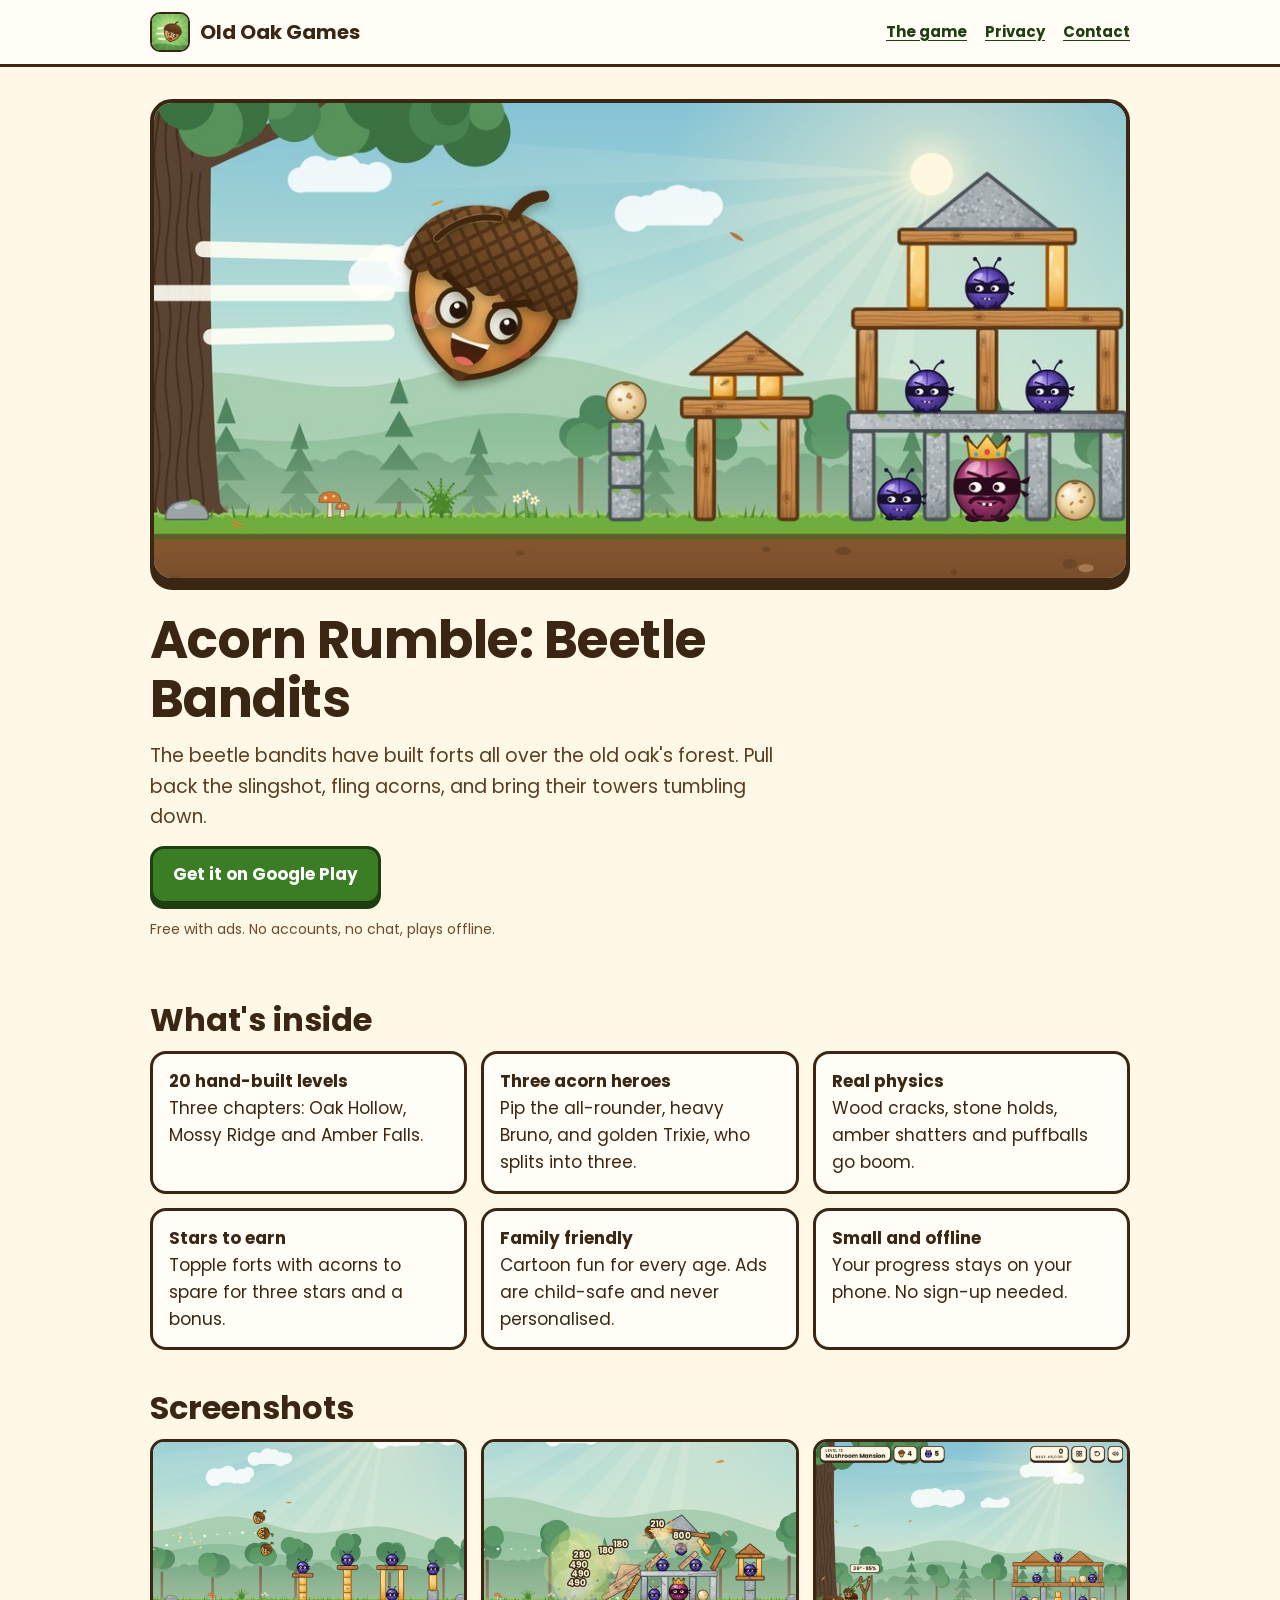
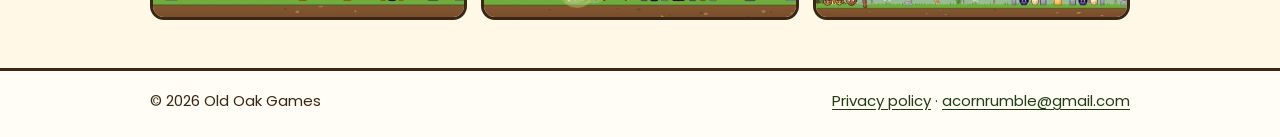
<file: index.html>
<!doctype html>
<html lang="en">
<head>
<meta charset="utf-8">
<meta name="viewport" content="width=device-width, initial-scale=1">
<title>Acorn Rumble: Beetle Bandits · Old Oak Games</title>
<meta name="description" content="Fling acorns, topple the beetle bandits' forts and save the forest. A family-friendly slingshot game for Android with 20 levels.">
<link rel="icon" type="image/png" href="favicon-32.png">
<link rel="stylesheet" href="style.css">
</head>
<body>
<header class="top">
  <div class="wrap">
    <a class="brand" href="./"><img src="icon-192.png" alt="" width="40" height="40"><span>Old Oak Games</span></a>
    <nav class="nav" aria-label="Site">
      <a href="#game">The game</a>
      <a href="privacy-policy.html">Privacy</a>
      <a href="mailto:acornrumble@gmail.com">Contact</a>
    </nav>
  </div>
</header>

<main class="wrap">
  <section class="hero" id="game">
    <div class="hero-art">
      <img src="feature.jpg" width="1024" height="500" alt="A grinning acorn flies toward a stone and timber fort full of masked purple beetles and their crowned king.">
    </div>
    <div class="hero-text">
      <h1>Acorn Rumble: Beetle Bandits</h1>
      <p class="lede">The beetle bandits have built forts all over the old oak's forest. Pull back the slingshot, fling acorns, and bring their towers tumbling down.</p>
      <p><a class="btn" href="https://play.google.com/store/apps/details?id=com.oldoakgames.acornrumble">Get it on Google Play</a></p>
      <p class="note">Free with ads. No accounts, no chat, plays offline.</p>
    </div>
  </section>

  <h2>What's inside</h2>
  <ul class="features">
    <li><b>20 hand-built levels</b>Three chapters: Oak Hollow, Mossy Ridge and Amber Falls.</li>
    <li><b>Three acorn heroes</b>Pip the all-rounder, heavy Bruno, and golden Trixie, who splits into three.</li>
    <li><b>Real physics</b>Wood cracks, stone holds, amber shatters and puffballs go boom.</li>
    <li><b>Stars to earn</b>Topple forts with acorns to spare for three stars and a bonus.</li>
    <li><b>Family friendly</b>Cartoon fun for every age. Ads are child-safe and never personalised.</li>
    <li><b>Small and offline</b>Your progress stays on your phone. No sign-up needed.</li>
  </ul>

  <h2>Screenshots</h2>
  <div class="shots">
    <img src="shot-1.jpg" width="960" height="540" loading="lazy" alt="Trixie the golden acorn splits into three acorns in mid-air above beetles on wooden towers.">
    <img src="shot-2.jpg" width="960" height="540" loading="lazy" alt="An acorn smashes into the Beetle King's fort and planks fly everywhere.">
    <img src="shot-3.jpg" width="960" height="540" loading="lazy" alt="Aiming the slingshot at the Mushroom Mansion fort, with a dotted trajectory guide.">
  </div>
</main>

<footer class="foot">
  <div class="wrap">
    <span>© 2026 Old Oak Games</span>
    <span><a href="privacy-policy.html">Privacy policy</a> · <a href="mailto:acornrumble@gmail.com">acornrumble@gmail.com</a></span>
  </div>
</footer>
</body>
</html>
</file>
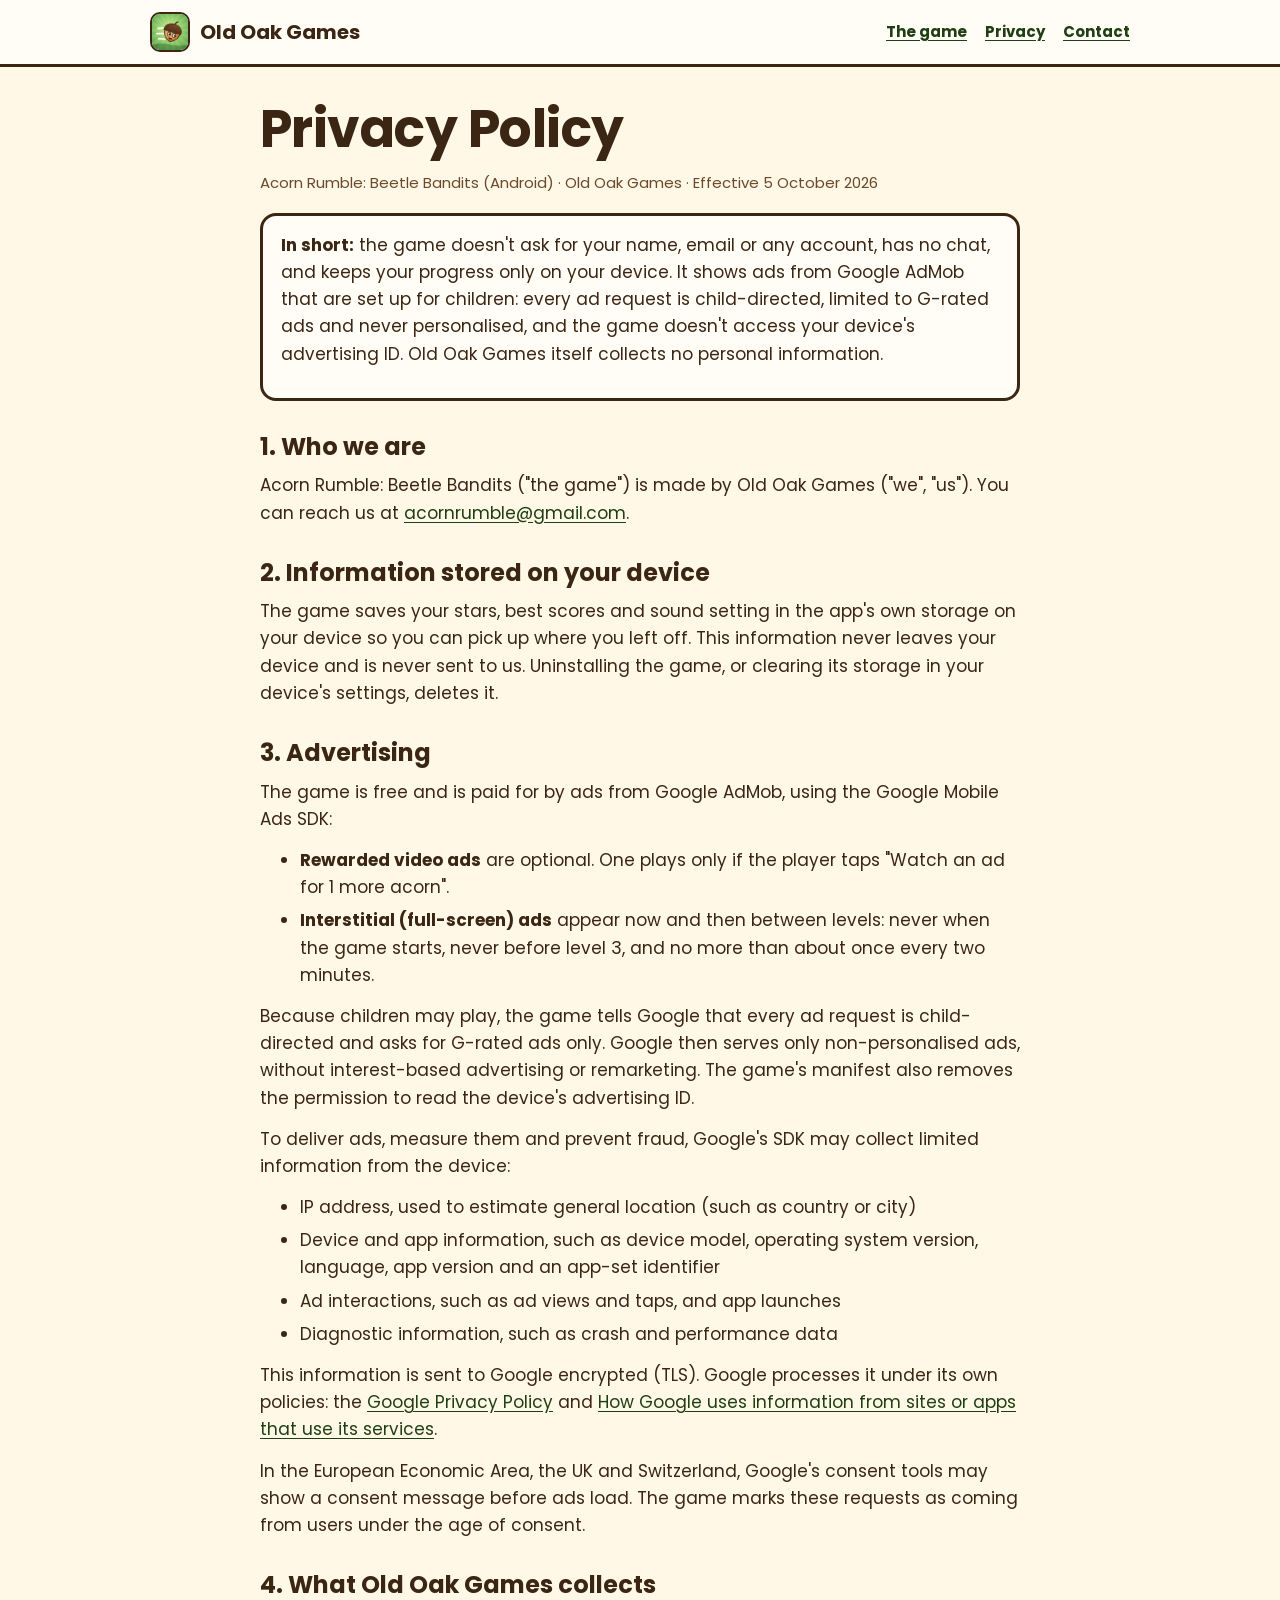
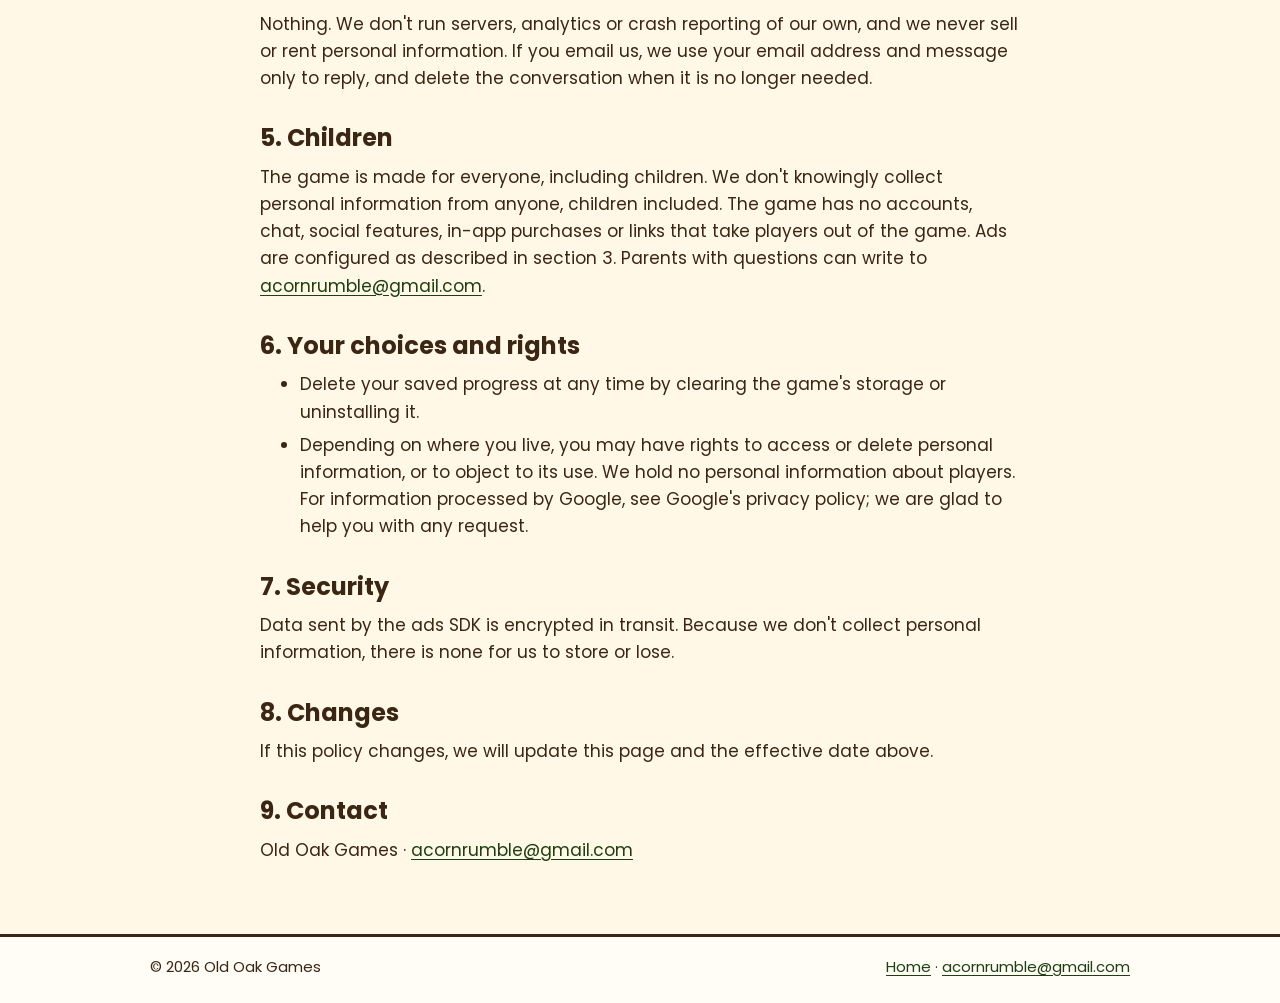
<file: privacy-policy.html>
<!doctype html>
<html lang="en">
<head>
<meta charset="utf-8">
<meta name="viewport" content="width=device-width, initial-scale=1">
<title>Privacy Policy · Acorn Rumble: Beetle Bandits</title>
<meta name="description" content="Privacy policy for the Android game Acorn Rumble: Beetle Bandits by Old Oak Games.">
<link rel="icon" type="image/png" href="favicon-32.png">
<link rel="stylesheet" href="style.css">
</head>
<body>
<header class="top">
  <div class="wrap">
    <a class="brand" href="./"><img src="icon-192.png" alt="" width="40" height="40"><span>Old Oak Games</span></a>
    <nav class="nav" aria-label="Site">
      <a href="./#game">The game</a>
      <a href="privacy-policy.html" aria-current="page">Privacy</a>
      <a href="mailto:acornrumble@gmail.com">Contact</a>
    </nav>
  </div>
</header>

<main class="wrap policy">
  <h1>Privacy Policy</h1>
  <p class="meta">Acorn Rumble: Beetle Bandits (Android) · Old Oak Games · Effective 5 October 2026</p>

  <div class="card">
    <p><strong>In short:</strong> the game doesn't ask for your name, email or any account, has no chat, and keeps your progress only on your device. It shows ads from Google AdMob that are set up for children: every ad request is child-directed, limited to G-rated ads and never personalised, and the game doesn't access your device's advertising ID. Old Oak Games itself collects no personal information.</p>
  </div>

  <h2>1. Who we are</h2>
  <p>Acorn Rumble: Beetle Bandits ("the game") is made by Old Oak Games ("we", "us"). You can reach us at <a href="mailto:acornrumble@gmail.com">acornrumble@gmail.com</a>.</p>

  <h2>2. Information stored on your device</h2>
  <p>The game saves your stars, best scores and sound setting in the app's own storage on your device so you can pick up where you left off. This information never leaves your device and is never sent to us. Uninstalling the game, or clearing its storage in your device's settings, deletes it.</p>

  <h2>3. Advertising</h2>
  <p>The game is free and is paid for by ads from Google AdMob, using the Google Mobile Ads SDK:</p>
  <ul>
    <li><strong>Rewarded video ads</strong> are optional. One plays only if the player taps "Watch an ad for 1 more acorn".</li>
    <li><strong>Interstitial (full-screen) ads</strong> appear now and then between levels: never when the game starts, never before level 3, and no more than about once every two minutes.</li>
  </ul>
  <p>Because children may play, the game tells Google that every ad request is child-directed and asks for G-rated ads only. Google then serves only non-personalised ads, without interest-based advertising or remarketing. The game's manifest also removes the permission to read the device's advertising ID.</p>
  <p>To deliver ads, measure them and prevent fraud, Google's SDK may collect limited information from the device:</p>
  <ul>
    <li>IP address, used to estimate general location (such as country or city)</li>
    <li>Device and app information, such as device model, operating system version, language, app version and an app-set identifier</li>
    <li>Ad interactions, such as ad views and taps, and app launches</li>
    <li>Diagnostic information, such as crash and performance data</li>
  </ul>
  <p>This information is sent to Google encrypted (TLS). Google processes it under its own policies: the <a href="https://policies.google.com/privacy">Google Privacy Policy</a> and <a href="https://policies.google.com/technologies/partner-sites">How Google uses information from sites or apps that use its services</a>.</p>
  <p>In the European Economic Area, the UK and Switzerland, Google's consent tools may show a consent message before ads load. The game marks these requests as coming from users under the age of consent.</p>

  <h2>4. What Old Oak Games collects</h2>
  <p>Nothing. We don't run servers, analytics or crash reporting of our own, and we never sell or rent personal information. If you email us, we use your email address and message only to reply, and delete the conversation when it is no longer needed.</p>

  <h2>5. Children</h2>
  <p>The game is made for everyone, including children. We don't knowingly collect personal information from anyone, children included. The game has no accounts, chat, social features, in-app purchases or links that take players out of the game. Ads are configured as described in section 3. Parents with questions can write to <a href="mailto:acornrumble@gmail.com">acornrumble@gmail.com</a>.</p>

  <h2>6. Your choices and rights</h2>
  <ul>
    <li>Delete your saved progress at any time by clearing the game's storage or uninstalling it.</li>
    <li>Depending on where you live, you may have rights to access or delete personal information, or to object to its use. We hold no personal information about players. For information processed by Google, see Google's privacy policy; we are glad to help you with any request.</li>
  </ul>

  <h2>7. Security</h2>
  <p>Data sent by the ads SDK is encrypted in transit. Because we don't collect personal information, there is none for us to store or lose.</p>

  <h2>8. Changes</h2>
  <p>If this policy changes, we will update this page and the effective date above.</p>

  <h2>9. Contact</h2>
  <p>Old Oak Games · <a href="mailto:acornrumble@gmail.com">acornrumble@gmail.com</a></p>
</main>

<footer class="foot">
  <div class="wrap">
    <span>© 2026 Old Oak Games</span>
    <span><a href="./">Home</a> · <a href="mailto:acornrumble@gmail.com">acornrumble@gmail.com</a></span>
  </div>
</footer>
</body>
</html>
</file>
<file: style.css>
/* Old Oak Games: shared site styles */
@font-face { font-family: 'Poppins'; src: url('Poppins-Regular.ttf') format('truetype'); font-weight: 400; font-display: swap; }
@font-face { font-family: 'Poppins'; src: url('Poppins-Bold.ttf') format('truetype'); font-weight: 700; font-display: swap; }

:root {
  --paper: #FFF8E7; --paper-2: #FFFDF6; --ink: #3B2614; --ink-2: #6B4A2B;
  --leaf: #3A7D24; --leaf-dark: #1F3F12; --gold: #F4B63A; --line: #E6D6B4;
}
* { box-sizing: border-box; }
html { -webkit-text-size-adjust: 100%; }
body { margin: 0; background: var(--paper); color: var(--ink); font: 400 17px/1.6 'Poppins', 'Trebuchet MS', system-ui, sans-serif; }
img { max-width: 100%; height: auto; display: block; }
a { color: var(--leaf-dark); text-underline-offset: 3px; }
a:focus-visible, .btn:focus-visible { outline: 3px solid var(--gold); outline-offset: 3px; border-radius: 6px; }
.wrap { width: min(980px, 100% - 32px); margin-inline: auto; }

.top { border-bottom: 3px solid var(--ink); background: var(--paper-2); }
.top .wrap { display: flex; align-items: center; justify-content: space-between; gap: 12px; padding: 12px 0; }
.brand { display: flex; align-items: center; gap: 10px; color: var(--ink); text-decoration: none; font-weight: 700; font-size: 20px; }
.brand img { width: 40px; height: 40px; border-radius: 10px; border: 2px solid var(--ink); }
.nav { display: flex; gap: 18px; font-weight: 700; font-size: 15px; }

h1, h2, h3 { line-height: 1.15; margin: 0 0 12px; font-weight: 700; }
h1 { font-size: clamp(32px, 6vw, 52px); letter-spacing: -.01em; }
h2 { font-size: clamp(24px, 4vw, 32px); margin-top: 40px; }
h3 { font-size: 20px; margin-top: 28px; }
p, ul { margin: 0 0 14px; }

.hero { padding: 32px 0 8px; }
.hero-art { border: 4px solid var(--ink); border-radius: 22px; overflow: hidden; box-shadow: 0 8px 0 var(--ink); background: #BCE0D5; }
.hero-text { padding: 28px 0 0; max-width: 640px; }
.lede { font-size: 19px; color: #5A3D22; }
.btn { display: inline-flex; align-items: center; gap: 8px; padding: 12px 20px; background: var(--leaf); color: #fff; border: 3px solid var(--leaf-dark); border-radius: 14px; box-shadow: 0 5px 0 var(--leaf-dark); font-weight: 700; text-decoration: none; }
.btn:active { transform: translateY(3px); box-shadow: 0 2px 0 var(--leaf-dark); }
.note { font-size: 14px; color: var(--ink-2); }

.features { display: grid; grid-template-columns: repeat(auto-fit, minmax(270px, 1fr)); gap: 14px; padding: 0; list-style: none; }
.features li { background: var(--paper-2); border: 3px solid var(--ink); border-radius: 16px; padding: 14px 16px; }
.features b { display: block; font-size: 17px; }
.shots { display: grid; grid-template-columns: repeat(auto-fit, minmax(260px, 1fr)); gap: 14px; }
.shots img { border: 3px solid var(--ink); border-radius: 14px; }

.policy { max-width: 760px; padding: 32px 0 8px; }
.policy h2 { font-size: 24px; margin-top: 32px; }
.policy li { margin-bottom: 6px; }
.meta { color: var(--ink-2); font-size: 15px; }
.card { background: var(--paper-2); border: 3px solid var(--ink); border-radius: 16px; padding: 16px 18px; margin: 18px 0; }

.foot { margin-top: 48px; border-top: 3px solid var(--ink); background: var(--paper-2); font-size: 15px; }
.foot .wrap { display: flex; flex-wrap: wrap; gap: 8px 24px; justify-content: space-between; padding: 18px 0 24px; }

@media (max-width: 560px) {
  body { font-size: 16px; }
  .nav { gap: 12px; font-size: 14px; }
  .brand span { display: none; }
}
</file>
